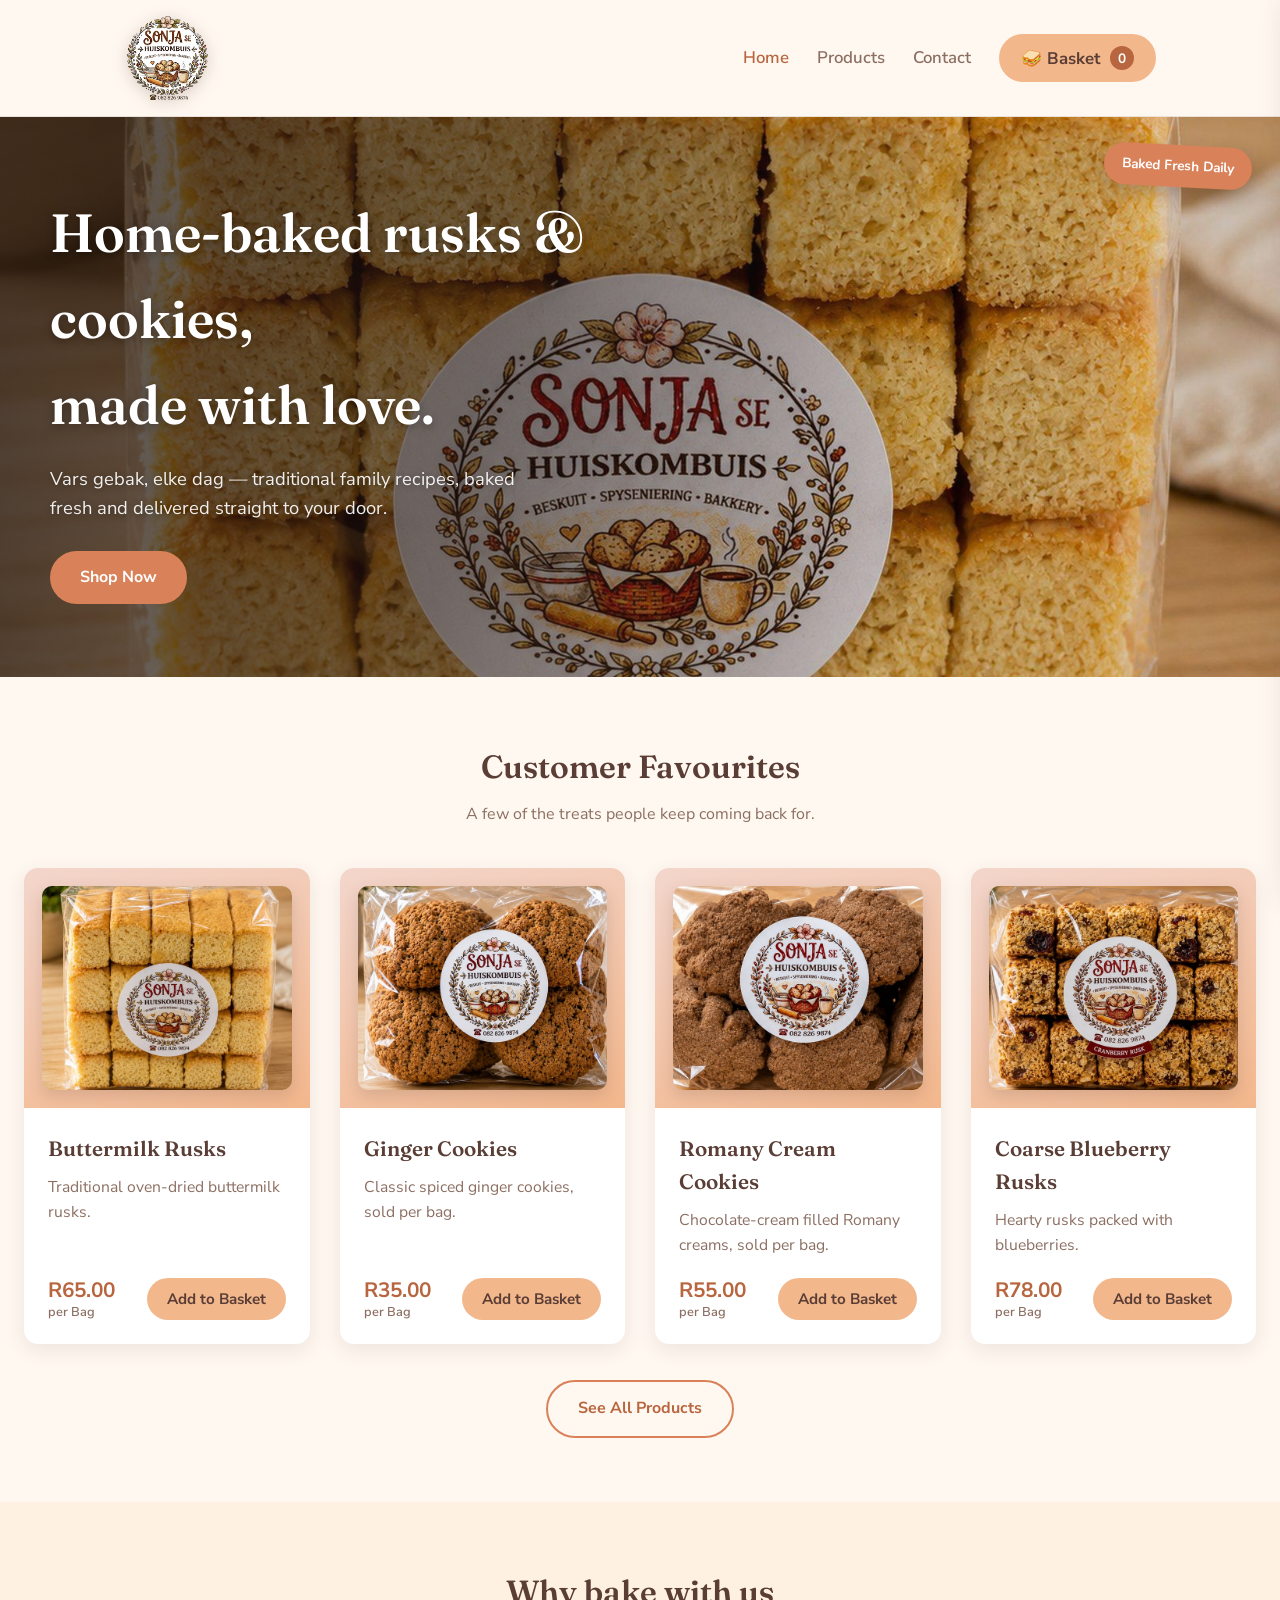
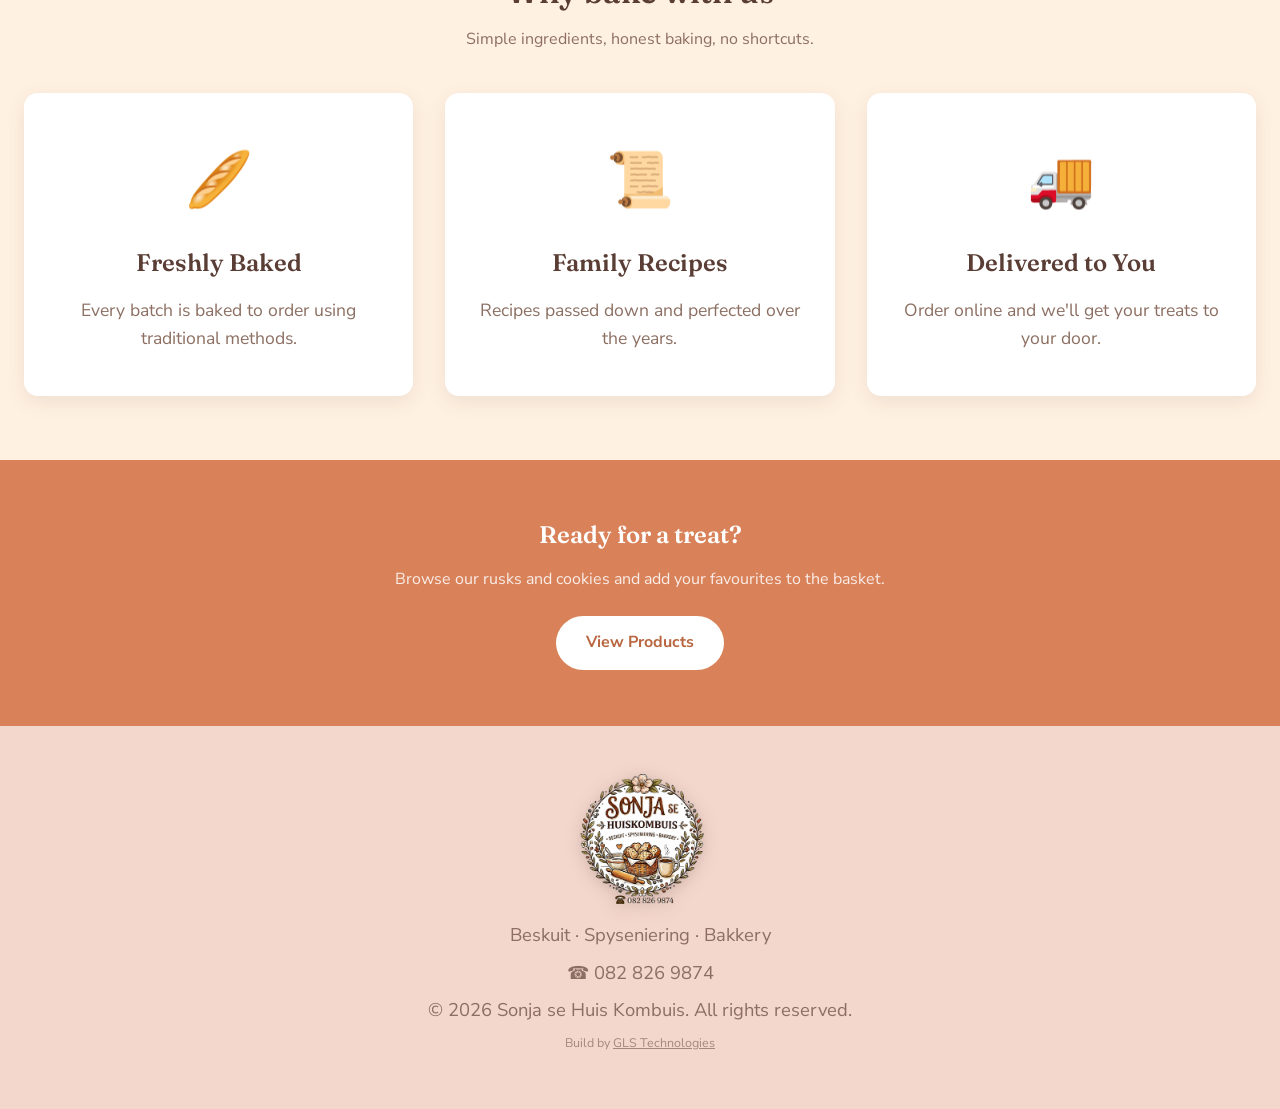
<file: index.html>
<!DOCTYPE html>
<html lang="en">
<head>
<meta charset="UTF-8">
<meta name="viewport" content="width=device-width, initial-scale=1.0">
<title>Sonja se Huis Kombuis | Home-baked Rusks &amp; Cookies</title>
<meta name="description" content="Sonja se Huis Kombuis bakes traditional rusks and cookies, made fresh and delivered to your door.">
<link rel="icon" type="image/png" href="assets/favicon-64.png">
<link rel="preconnect" href="https://fonts.googleapis.com">
<link href="https://fonts.googleapis.com/css2?family=Fraunces:wght@500;600;700&family=Nunito+Sans:wght@400;600;700;800&display=swap" rel="stylesheet">
<link rel="stylesheet" href="style.css">
</head>
<body>

<header>
  <div class="nav">
    <a href="index.html" class="brand"><img src="assets/logo-small.png" alt="" class="logo-img"><span class="sr-only">Sonja se Huis Kombuis</span></a>
    <div class="nav-right">
      <nav class="nav-links" id="nav-links">
        <a href="index.html" class="active">Home</a>
        <a href="products.html">Products</a>
        <a href="contact.html">Contact</a>
      </nav>
      <button class="basket-btn" onclick="toggleCart()">&#129386; Basket <span class="basket-count">0</span></button>
      <button class="nav-toggle" aria-label="Menu" onclick="toggleMobileNav()">&#9776;</button>
    </div>
  </div>
</header>

<section class="hero hero-photo">
  <span class="hero-badge hero-badge-photo">Baked Fresh Daily</span>
  <div class="hero-inner hero-inner-photo">
    <div class="hero-text">
      <h1>Home-baked rusks &amp; cookies,<br>made with love.</h1>
      <p>Vars gebak, elke dag — traditional family recipes, baked fresh and delivered straight to your door.</p>
      <a href="products.html" class="btn">Shop Now</a>
    </div>
  </div>
</section>

<section>
  <div class="section-title">
    <h2>Customer Favourites</h2>
    <p>A few of the treats people keep coming back for.</p>
  </div>
  <div class="product-grid" id="featured-grid"></div>
  <p style="text-align:center; margin-top:36px;"><a href="products.html" class="btn btn-outline">See All Products</a></p>
</section>

<section style="background:var(--cream-2);">
  <div class="section-title">
    <h2>Why bake with us</h2>
    <p>Simple ingredients, honest baking, no shortcuts.</p>
  </div>
  <div class="features">
    <div class="feature-card">
      <div class="icon">🥖</div>
      <h3>Freshly Baked</h3>
      <p>Every batch is baked to order using traditional methods.</p>
    </div>
    <div class="feature-card">
      <div class="icon">📜</div>
      <h3>Family Recipes</h3>
      <p>Recipes passed down and perfected over the years.</p>
    </div>
    <div class="feature-card">
      <div class="icon">🚚</div>
      <h3>Delivered to You</h3>
      <p>Order online and we'll get your treats to your door.</p>
    </div>
  </div>
</section>

<div class="cta-strip">
  <h2>Ready for a treat?</h2>
  <p>Browse our rusks and cookies and add your favourites to the basket.</p>
  <a href="products.html" class="btn">View Products</a>
</div>

<footer>
  <div class="brand" style="justify-content:center;"><img src="assets/logo-small.png" alt="Sonja se Huis Kombuis" class="logo-img"></div>
  <p>Beskuit &middot; Spyseniering &middot; Bakkery</p>
  <p>&#9742; <a href="tel:+27828269874">082 826 9874</a></p>
  <p>&copy; <span id="year"></span> Sonja se Huis Kombuis. All rights reserved.</p>
  <p class="credit">Build by <a href="https://gls-technologies.co.za/" target="_blank" rel="noopener">GLS Technologies</a></p>
</footer>

<div class="overlay" id="overlay" onclick="closeCart()"></div>
<aside class="cart-drawer" id="cart-drawer">
  <div class="cart-header">
    <h3>Your Basket</h3>
    <button class="cart-close" onclick="closeCart()">&times;</button>
  </div>
  <div class="cart-items" id="cart-items"></div>
  <div class="cart-footer">
    <div class="cart-total-row">
      <span>Total</span>
      <span id="cart-total">R0.00</span>
    </div>
    <a href="checkout.html" class="btn btn-block">Checkout</a>
  </div>
</aside>

<script src="cart.js"></script>
<script src="products.js"></script>
<script>document.getElementById('year').textContent = new Date().getFullYear();</script>
</body>
</html>
</file>
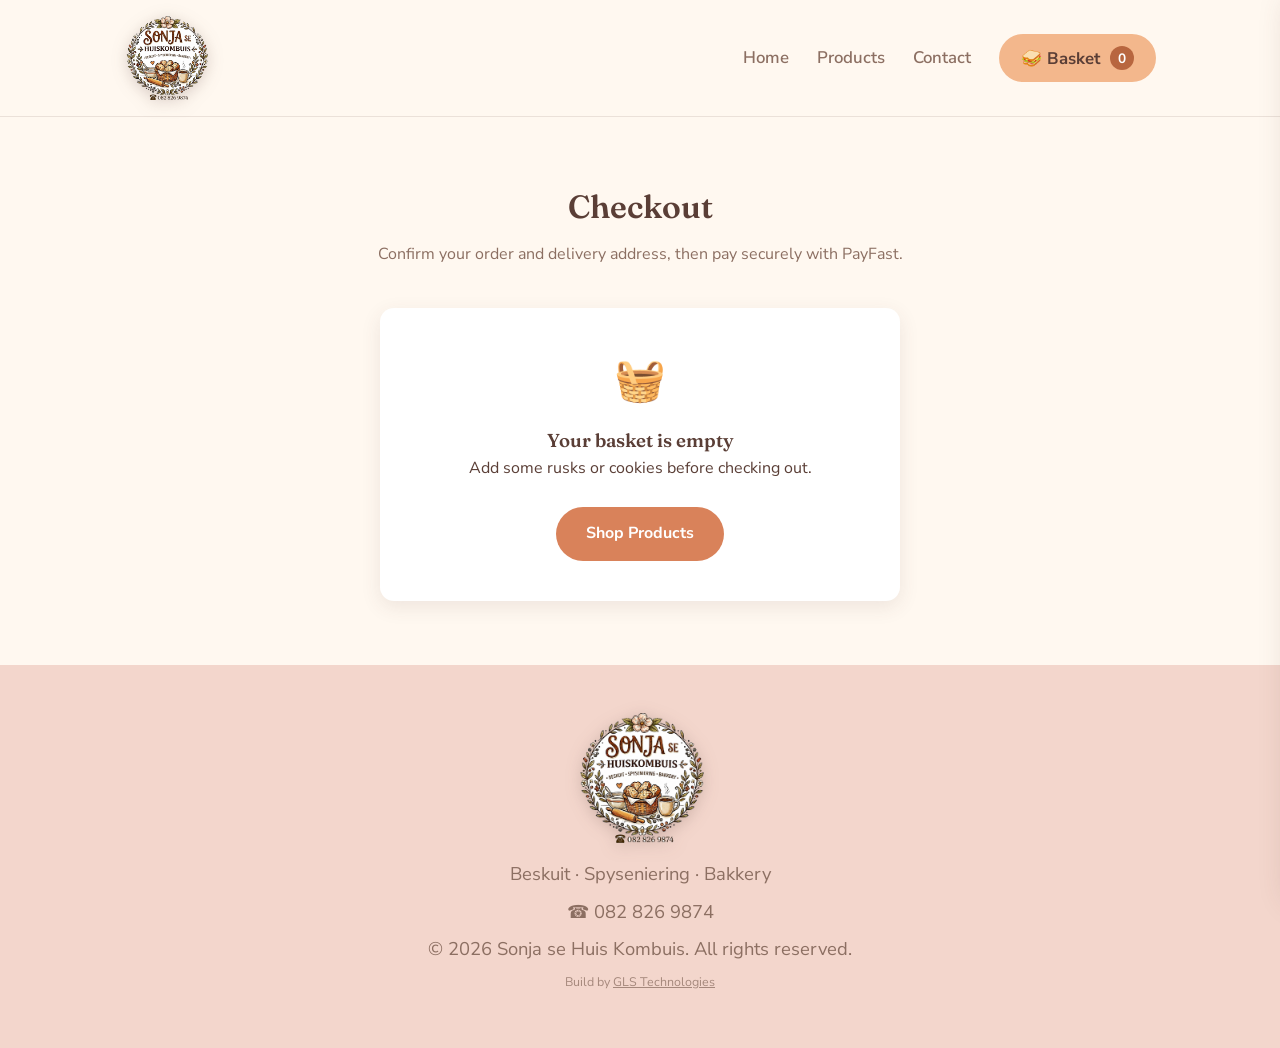
<file: checkout.html>
<!DOCTYPE html>
<html lang="en">
<head>
<meta charset="UTF-8">
<meta name="viewport" content="width=device-width, initial-scale=1.0">
<title>Checkout | Sonja se Huis Kombuis</title>
<meta name="description" content="Complete your order from Sonja se Huis Kombuis.">
<link rel="icon" type="image/png" href="assets/favicon-64.png">
<link rel="preconnect" href="https://fonts.googleapis.com">
<link href="https://fonts.googleapis.com/css2?family=Fraunces:wght@500;600;700&family=Nunito+Sans:wght@400;600;700;800&display=swap" rel="stylesheet">
<link rel="stylesheet" href="style.css">
</head>
<body>

<header>
  <div class="nav">
    <a href="index.html" class="brand"><img src="assets/logo-small.png" alt="" class="logo-img"><span class="sr-only">Sonja se Huis Kombuis</span></a>
    <div class="nav-right">
      <nav class="nav-links" id="nav-links">
        <a href="index.html">Home</a>
        <a href="products.html">Products</a>
        <a href="contact.html">Contact</a>
      </nav>
      <button class="basket-btn" onclick="toggleCart()">&#129386; Basket <span class="basket-count">0</span></button>
      <button class="nav-toggle" aria-label="Menu" onclick="toggleMobileNav()">&#9776;</button>
    </div>
  </div>
</header>

<section>
  <div class="section-title">
    <h2>Checkout</h2>
    <p>Confirm your order and delivery address, then pay securely with PayFast.</p>
  </div>

  <div id="checkout-empty" class="confirmation" style="display:none;">
    <div class="icon">🧺</div>
    <h3>Your basket is empty</h3>
    <p>Add some rusks or cookies before checking out.</p>
    <br>
    <a href="products.html" class="btn">Shop Products</a>
  </div>

  <div id="checkout-success" class="confirmation" style="display:none;">
    <div class="icon">✅</div>
    <h3>Thank you for your order!</h3>
    <p>Paid via PayFast. We'll confirm your order and get your treats baked and on the way.</p>
    <br>
    <a href="#" id="whatsapp-order-btn" class="btn" style="background:#25D366;" target="_blank" rel="noopener">Send Order to WhatsApp</a>
    <br><br>
    <a href="products.html" class="btn btn-outline">Continue Shopping</a>
  </div>

  <div id="checkout-cancelled" class="confirmation" style="display:none;">
    <div class="icon">⚠️</div>
    <h3>Payment cancelled</h3>
    <p>No problem — your basket has been saved. You can try checking out again whenever you're ready.</p>
    <br>
    <a href="checkout.html" class="btn">Back to Checkout</a>
  </div>

  <div id="checkout-unverified" class="confirmation" style="display:none;">
    <div class="icon">❓</div>
    <h3>We couldn't verify this order</h3>
    <p>This page didn't come from a completed PayFast checkout. If you did complete a payment, please contact us directly at <a href="tel:+27828269874">082 826 9874</a> so we can confirm it.</p>
    <br>
    <a href="products.html" class="btn">Back to Products</a>
  </div>

  <div id="checkout-main" class="checkout-layout">
    <div class="summary-card">
      <h3 style="margin-bottom:16px;">Order Summary</h3>
      <div id="summary-items"></div>
      <div class="summary-item">
        <span>Subtotal</span>
        <span id="summary-subtotal">R0.00</span>
      </div>
      <div class="summary-item">
        <span>Shipping</span>
        <span id="summary-shipping">R0.00</span>
      </div>
      <div class="summary-total">
        <span>Total</span>
        <span id="summary-total">R0.00</span>
      </div>
    </div>

    <form class="form-card" id="checkout-form" style="max-width:none;">
      <h3 style="margin-bottom:16px;">Delivery Details</h3>
      <div class="form-grid-2">
        <div class="form-row">
          <label for="first-name">First Name</label>
          <input type="text" id="first-name" required>
        </div>
        <div class="form-row">
          <label for="last-name">Last Name</label>
          <input type="text" id="last-name" required>
        </div>
      </div>
      <div class="form-row">
        <label for="checkout-email">Email</label>
        <input type="email" id="checkout-email" required>
      </div>
      <div class="form-row">
        <label for="checkout-phone">Phone</label>
        <input type="tel" id="checkout-phone" required>
      </div>
      <div class="form-row">
        <label for="street">Street Address</label>
        <input type="text" id="street" required>
      </div>
      <div class="form-grid-2">
        <div class="form-row">
          <label for="suburb">Suburb / Town</label>
          <input type="text" id="suburb" required>
        </div>
        <div class="form-row">
          <label for="postal-code">Postal Code</label>
          <input type="text" id="postal-code" required>
        </div>
      </div>
      <div class="form-row">
        <label for="province">Province</label>
        <select id="province" required>
          <option value="">Select a province</option>
          <option>Eastern Cape</option>
          <option>Free State</option>
          <option>Gauteng</option>
          <option>KwaZulu-Natal</option>
          <option>Limpopo</option>
          <option>Mpumalanga</option>
          <option>Northern Cape</option>
          <option>North West</option>
          <option>Western Cape</option>
        </select>
      </div>
      <div class="form-row">
        <label for="notes">Delivery Notes (optional)</label>
        <textarea id="notes" rows="3"></textarea>
      </div>

      <button type="submit" class="btn btn-block">Pay with PayFast</button>
      <div class="payfast-badge">🔒 Secure payment powered by PayFast</div>
      <p class="note">This site is currently connected to PayFast's sandbox for testing. Live payments will be enabled once real PayFast merchant details are added.</p>
    </form>
  </div>
</section>

<footer>
  <div class="brand" style="justify-content:center;"><img src="assets/logo-small.png" alt="Sonja se Huis Kombuis" class="logo-img"></div>
  <p>Beskuit &middot; Spyseniering &middot; Bakkery</p>
  <p>&#9742; <a href="tel:+27828269874">082 826 9874</a></p>
  <p>&copy; <span id="year"></span> Sonja se Huis Kombuis. All rights reserved.</p>
  <p class="credit">Build by <a href="https://gls-technologies.co.za/" target="_blank" rel="noopener">GLS Technologies</a></p>
</footer>

<div class="overlay" id="overlay" onclick="closeCart()"></div>
<aside class="cart-drawer" id="cart-drawer">
  <div class="cart-header">
    <h3>Your Basket</h3>
    <button class="cart-close" onclick="closeCart()">&times;</button>
  </div>
  <div class="cart-items" id="cart-items"></div>
  <div class="cart-footer">
    <div class="cart-total-row">
      <span>Total</span>
      <span id="cart-total">R0.00</span>
    </div>
    <a href="checkout.html" class="btn btn-block">Checkout</a>
  </div>
</aside>

<script src="cart.js"></script>
<script src="payfast.js"></script>
<script>
document.getElementById('year').textContent = new Date().getFullYear();

function renderSummary() {
  const cart = getCart();
  const itemsEl = document.getElementById('summary-items');
  const subtotalEl = document.getElementById('summary-subtotal');
  const shippingEl = document.getElementById('summary-shipping');
  const totalEl = document.getElementById('summary-total');
  itemsEl.innerHTML = cart.map(item => `
    <div class="summary-item">
      <span>${item.qty} × ${item.name}</span>
      <span>${formatR(item.price * item.qty)}</span>
    </div>
  `).join('');
  const subtotal = cartTotal(cart);
  subtotalEl.textContent = formatR(subtotal);
  shippingEl.textContent = formatR(SHIPPING_FEE);
  totalEl.textContent = formatR(subtotal + SHIPPING_FEE);
}

function showState(state) {
  document.getElementById('checkout-empty').style.display = state === 'empty' ? 'block' : 'none';
  document.getElementById('checkout-success').style.display = state === 'success' ? 'block' : 'none';
  document.getElementById('checkout-cancelled').style.display = state === 'cancelled' ? 'block' : 'none';
  document.getElementById('checkout-unverified').style.display = state === 'unverified' ? 'block' : 'none';
  document.getElementById('checkout-main').style.display = state === 'main' ? 'grid' : 'none';
}

const params = new URLSearchParams(location.search);
const status = params.get('status');

if (status === 'success' && isPendingPaymentValid(params.get('pid'))) {
  showState('success');
  const waLink = getWhatsAppOrderLink();
  const waBtn = document.getElementById('whatsapp-order-btn');
  if (waLink && waBtn) waBtn.href = waLink;
  clearPendingPayment();
  localStorage.removeItem(CART_KEY);
  renderCartDrawer();
} else if (status === 'success') {
  showState('unverified');
} else if (status === 'cancelled') {
  showState('cancelled');
} else if (getCart().length === 0) {
  showState('empty');
} else {
  showState('main');
  renderSummary();
}

document.getElementById('checkout-form')?.addEventListener('submit', function (e) {
  e.preventDefault();
  const cart = getCart();
  if (cart.length === 0) return;

  const details = {
    firstName: document.getElementById('first-name').value,
    lastName: document.getElementById('last-name').value,
    email: document.getElementById('checkout-email').value,
    phone: document.getElementById('checkout-phone').value,
    street: document.getElementById('street').value,
    suburb: document.getElementById('suburb').value,
    postalCode: document.getElementById('postal-code').value,
    province: document.getElementById('province').value,
    notes: document.getElementById('notes').value,
  };

  submitToPayfast(cart, details);
});
</script>
</body>
</html>
</file>
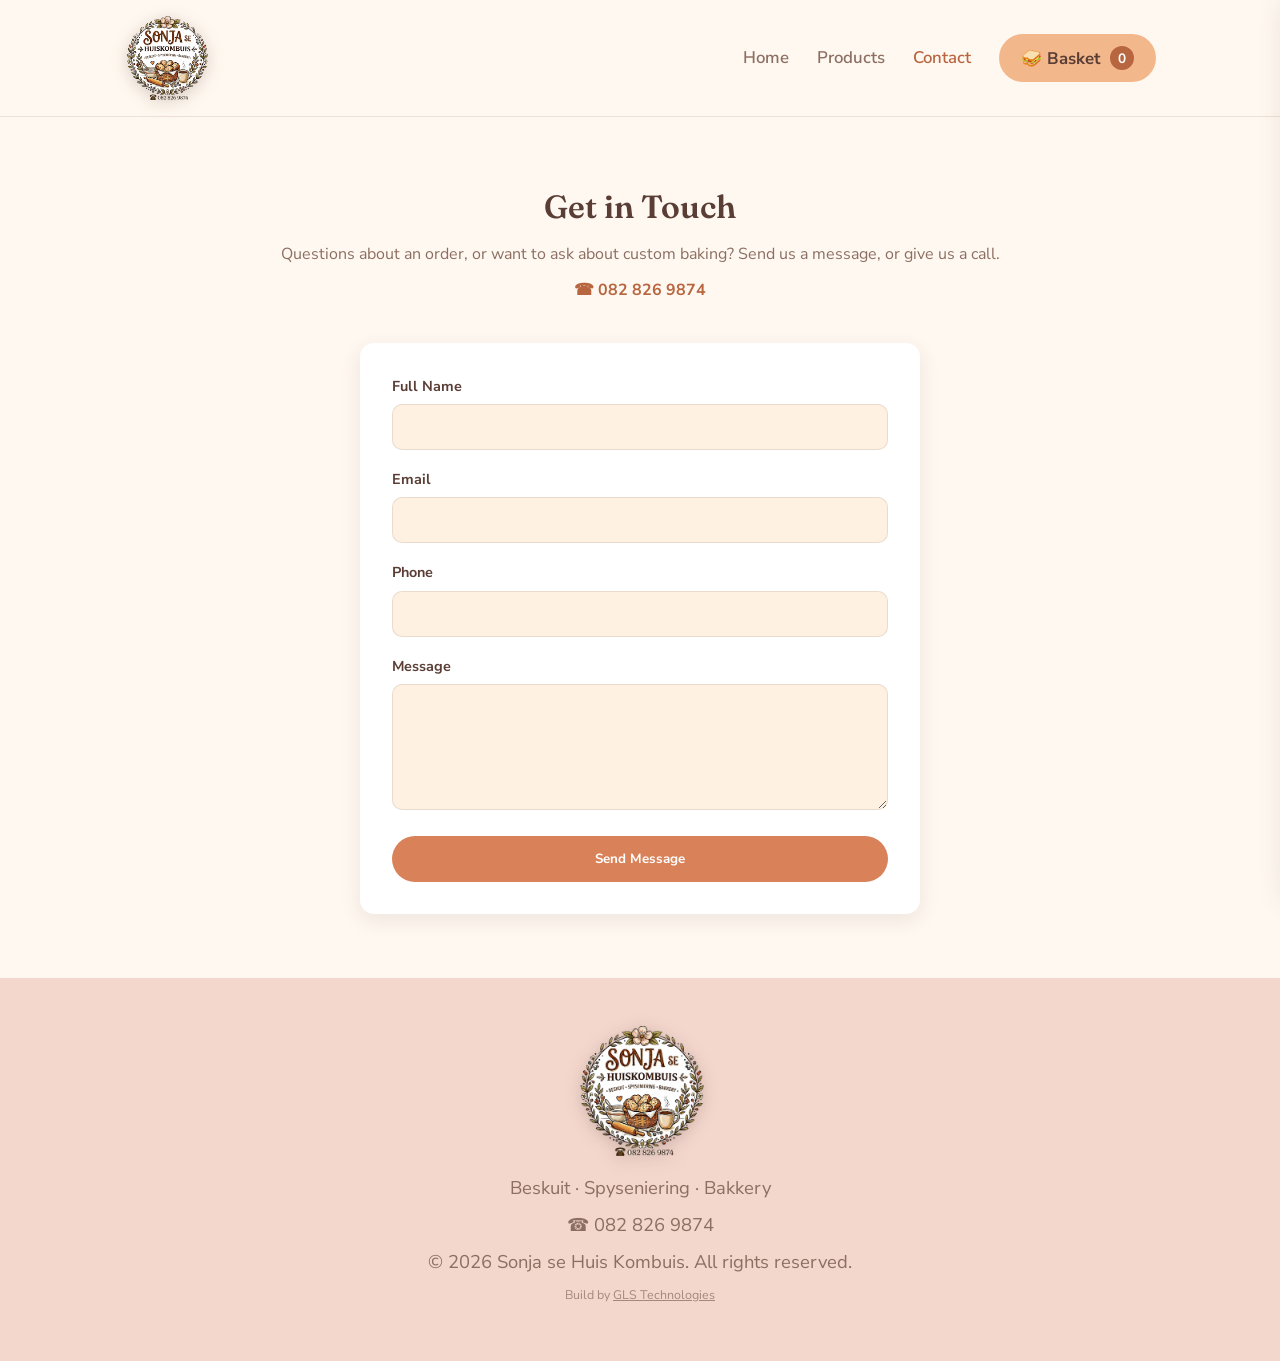
<file: contact.html>
<!DOCTYPE html>
<html lang="en">
<head>
<meta charset="UTF-8">
<meta name="viewport" content="width=device-width, initial-scale=1.0">
<title>Contact | Sonja se Huis Kombuis</title>
<meta name="description" content="Get in touch with Sonja se Huis Kombuis.">
<link rel="icon" type="image/png" href="assets/favicon-64.png">
<link rel="preconnect" href="https://fonts.googleapis.com">
<link href="https://fonts.googleapis.com/css2?family=Fraunces:wght@500;600;700&family=Nunito+Sans:wght@400;600;700;800&display=swap" rel="stylesheet">
<link rel="stylesheet" href="style.css">
</head>
<body>

<header>
  <div class="nav">
    <a href="index.html" class="brand"><img src="assets/logo-small.png" alt="" class="logo-img"><span class="sr-only">Sonja se Huis Kombuis</span></a>
    <div class="nav-right">
      <nav class="nav-links" id="nav-links">
        <a href="index.html">Home</a>
        <a href="products.html">Products</a>
        <a href="contact.html" class="active">Contact</a>
      </nav>
      <button class="basket-btn" onclick="toggleCart()">&#129386; Basket <span class="basket-count">0</span></button>
      <button class="nav-toggle" aria-label="Menu" onclick="toggleMobileNav()">&#9776;</button>
    </div>
  </div>
</header>

<section>
  <div class="section-title">
    <h2>Get in Touch</h2>
    <p>Questions about an order, or want to ask about custom baking? Send us a message, or give us a call.</p>
    <p style="margin-top:10px;font-weight:700;"><a href="tel:+27828269874" style="color:var(--terracotta-dark);">&#9742; 082 826 9874</a></p>
  </div>

  <form class="form-card" id="contact-form">
    <div class="form-row">
      <label for="name">Full Name</label>
      <input type="text" id="name" required>
    </div>
    <div class="form-row">
      <label for="email">Email</label>
      <input type="email" id="email" required>
    </div>
    <div class="form-row">
      <label for="phone">Phone</label>
      <input type="tel" id="phone">
    </div>
    <div class="form-row">
      <label for="message">Message</label>
      <textarea id="message" rows="5" required></textarea>
    </div>
    <button type="submit" class="btn btn-block">Send Message</button>
  </form>

  <div class="confirmation" id="contact-confirmation" style="display:none;">
    <div class="icon">💌</div>
    <h3>Thank you!</h3>
    <p>Your message has been received. We'll get back to you as soon as possible.</p>
  </div>
</section>

<footer>
  <div class="brand" style="justify-content:center;"><img src="assets/logo-small.png" alt="Sonja se Huis Kombuis" class="logo-img"></div>
  <p>Beskuit &middot; Spyseniering &middot; Bakkery</p>
  <p>&#9742; <a href="tel:+27828269874">082 826 9874</a></p>
  <p>&copy; <span id="year"></span> Sonja se Huis Kombuis. All rights reserved.</p>
  <p class="credit">Build by <a href="https://gls-technologies.co.za/" target="_blank" rel="noopener">GLS Technologies</a></p>
</footer>

<div class="overlay" id="overlay" onclick="closeCart()"></div>
<aside class="cart-drawer" id="cart-drawer">
  <div class="cart-header">
    <h3>Your Basket</h3>
    <button class="cart-close" onclick="closeCart()">&times;</button>
  </div>
  <div class="cart-items" id="cart-items"></div>
  <div class="cart-footer">
    <div class="cart-total-row">
      <span>Total</span>
      <span id="cart-total">R0.00</span>
    </div>
    <a href="checkout.html" class="btn btn-block">Checkout</a>
  </div>
</aside>

<script src="cart.js"></script>
<script>
document.getElementById('year').textContent = new Date().getFullYear();

document.getElementById('contact-form').addEventListener('submit', function (e) {
  e.preventDefault();
  this.style.display = 'none';
  document.getElementById('contact-confirmation').style.display = 'block';
});
</script>
</body>
</html>
</file>
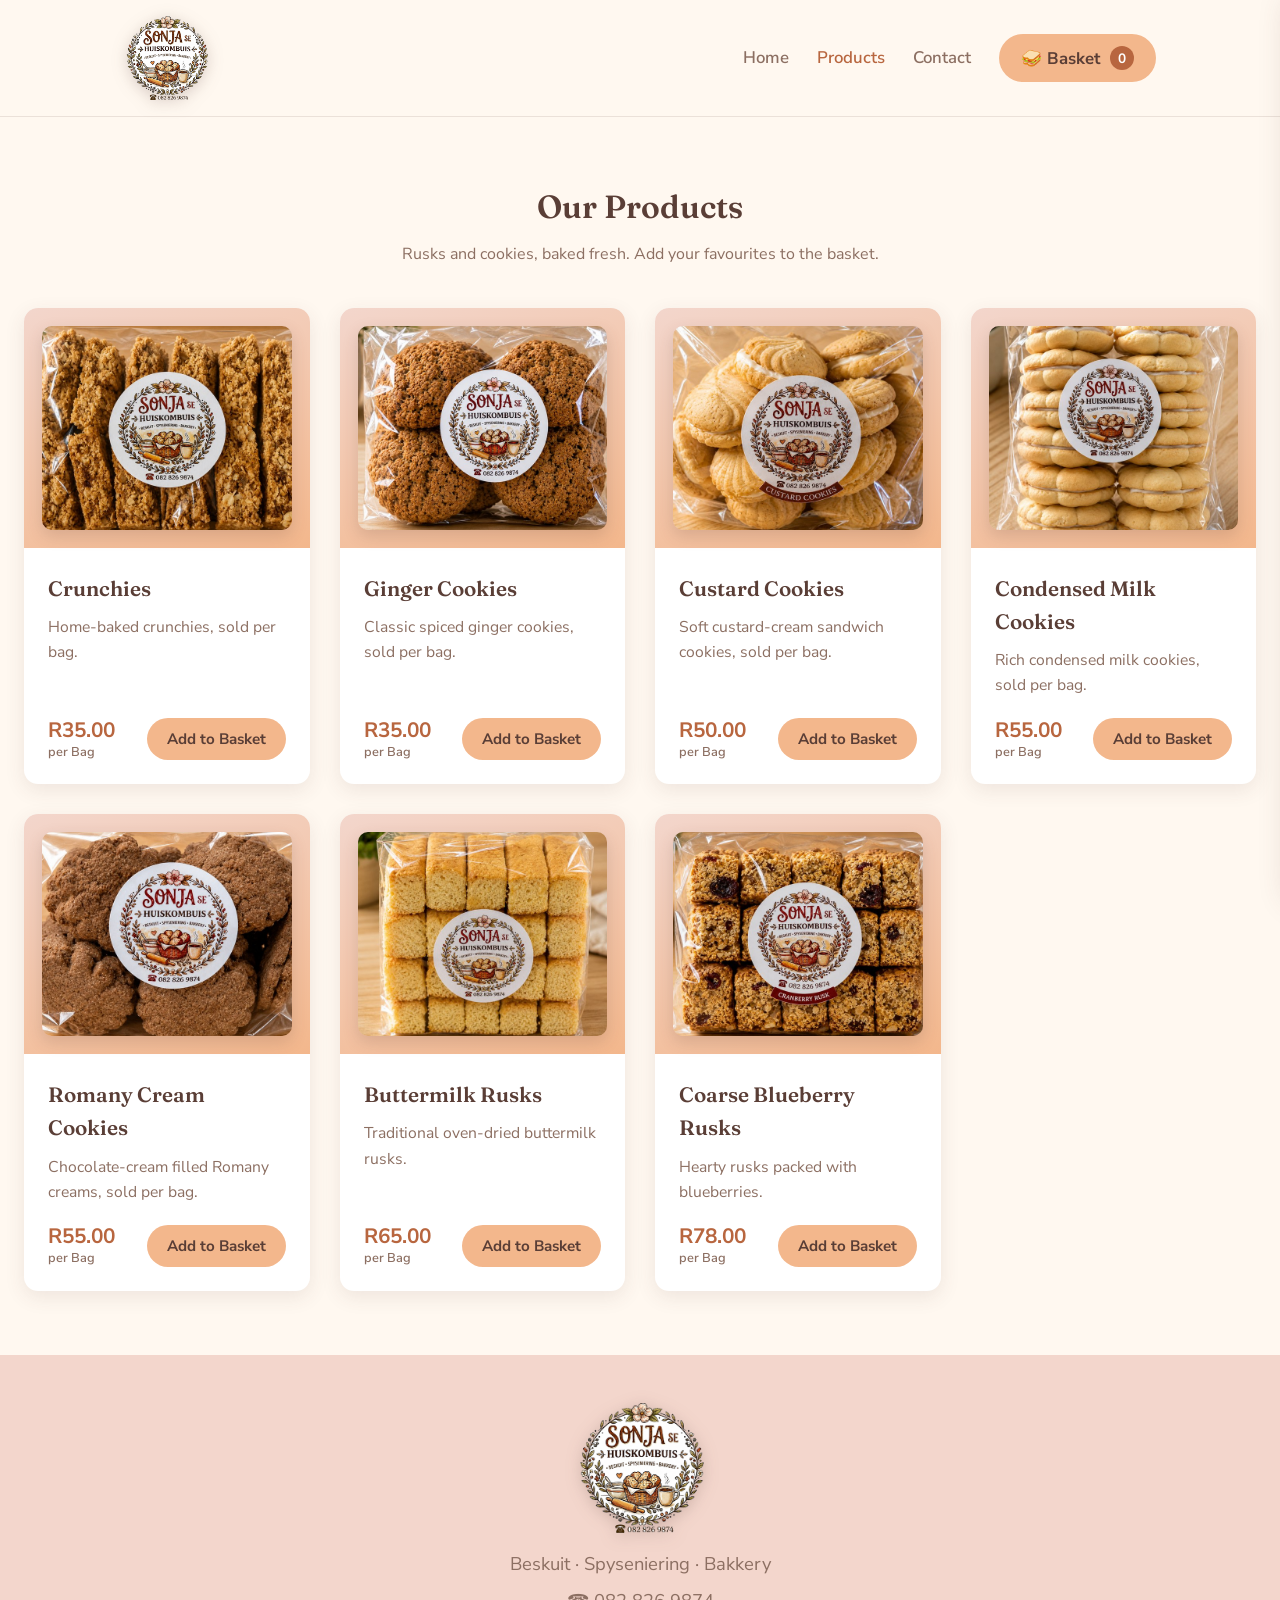
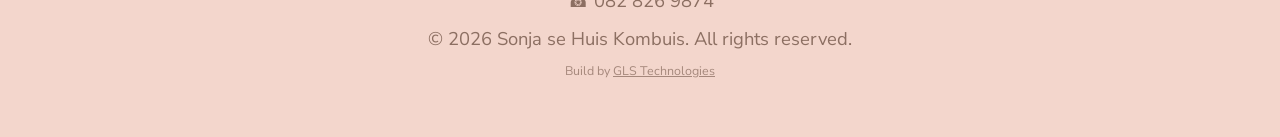
<file: products.html>
<!DOCTYPE html>
<html lang="en">
<head>
<meta charset="UTF-8">
<meta name="viewport" content="width=device-width, initial-scale=1.0">
<title>Products | Sonja se Huis Kombuis</title>
<meta name="description" content="Shop home-baked rusks and cookies from Sonja se Huis Kombuis.">
<link rel="icon" type="image/png" href="assets/favicon-64.png">
<link rel="preconnect" href="https://fonts.googleapis.com">
<link href="https://fonts.googleapis.com/css2?family=Fraunces:wght@500;600;700&family=Nunito+Sans:wght@400;600;700;800&display=swap" rel="stylesheet">
<link rel="stylesheet" href="style.css">
</head>
<body>

<header>
  <div class="nav">
    <a href="index.html" class="brand"><img src="assets/logo-small.png" alt="" class="logo-img"><span class="sr-only">Sonja se Huis Kombuis</span></a>
    <div class="nav-right">
      <nav class="nav-links" id="nav-links">
        <a href="index.html">Home</a>
        <a href="products.html" class="active">Products</a>
        <a href="contact.html">Contact</a>
      </nav>
      <button class="basket-btn" onclick="toggleCart()">&#129386; Basket <span class="basket-count">0</span></button>
      <button class="nav-toggle" aria-label="Menu" onclick="toggleMobileNav()">&#9776;</button>
    </div>
  </div>
</header>

<section>
  <div class="section-title">
    <h2>Our Products</h2>
    <p>Rusks and cookies, baked fresh. Add your favourites to the basket.</p>
  </div>
  <div class="product-grid" id="product-grid"></div>
</section>

<footer>
  <div class="brand" style="justify-content:center;"><img src="assets/logo-small.png" alt="Sonja se Huis Kombuis" class="logo-img"></div>
  <p>Beskuit &middot; Spyseniering &middot; Bakkery</p>
  <p>&#9742; <a href="tel:+27828269874">082 826 9874</a></p>
  <p>&copy; <span id="year"></span> Sonja se Huis Kombuis. All rights reserved.</p>
  <p class="credit">Build by <a href="https://gls-technologies.co.za/" target="_blank" rel="noopener">GLS Technologies</a></p>
</footer>

<div class="overlay" id="overlay" onclick="closeCart()"></div>
<aside class="cart-drawer" id="cart-drawer">
  <div class="cart-header">
    <h3>Your Basket</h3>
    <button class="cart-close" onclick="closeCart()">&times;</button>
  </div>
  <div class="cart-items" id="cart-items"></div>
  <div class="cart-footer">
    <div class="cart-total-row">
      <span>Total</span>
      <span id="cart-total">R0.00</span>
    </div>
    <a href="checkout.html" class="btn btn-block">Checkout</a>
  </div>
</aside>

<script src="cart.js"></script>
<script src="products.js"></script>
<script>document.getElementById('year').textContent = new Date().getFullYear();</script>
</body>
</html>
</file>
<file: style.css>
/* ===== Sonja se Huis Kombuis — shared styles ===== */

:root {
  --cream:      #FFF8F0;
  --cream-2:    #FFF1E1;
  --blush:      #F3D6CC;
  --peach:      #F3B78C;
  --terracotta: #D9825A;
  --terracotta-dark: #B8663F;
  --brown:      #5A3E36;
  --brown-light:#8C6F62;
  --white:      #FFFFFF;
  --line:       rgba(90,62,54,0.12);
  --radius:     14px;
  --shadow:     0 6px 20px rgba(90,62,54,0.10);
}

* { box-sizing: border-box; margin: 0; padding: 0; }

html { scroll-behavior: smooth; }

body {
  font-family: 'Nunito Sans', sans-serif;
  background: var(--cream);
  color: var(--brown);
  line-height: 1.6;
}

h1, h2, h3, .brand {
  font-family: 'Fraunces', serif;
  font-weight: 600;
  color: var(--brown);
}

a { color: inherit; text-decoration: none; }
img { max-width: 100%; display: block; }
button { font-family: inherit; cursor: pointer; border: none; }

.container {
  max-width: 1080px;
  margin: 0 auto;
  padding: 0 24px;
}

/* ===== Header ===== */
header {
  position: sticky;
  top: 0;
  z-index: 50;
  background: var(--cream);
  border-bottom: 1px solid var(--line);
}

.nav {
  display: flex;
  align-items: center;
  justify-content: space-between;
  padding: 16px 24px;
  max-width: 1080px;
  margin: 0 auto;
  position: relative;
}

.nav-right {
  display: flex;
  align-items: center;
  gap: 28px;
}

.brand {
  font-size: 1.4rem;
  letter-spacing: 0.3px;
}

.brand span {
  color: var(--terracotta);
}

.brand {
  display: flex;
  align-items: center;
  gap: 10px;
}

.logo-img {
  height: 84px;
  width: 84px;
  object-fit: contain;
  flex-shrink: 0;
  filter: drop-shadow(0 3px 8px rgba(90,62,54,0.25));
}

footer .logo-img {
  height: 130px;
  width: 130px;
}

.sr-only {
  position: absolute;
  width: 1px;
  height: 1px;
  overflow: hidden;
  clip: rect(0,0,0,0);
  white-space: nowrap;
}

.nav-links {
  display: flex;
  align-items: center;
  gap: 28px;
}

.nav-links a {
  font-weight: 600;
  font-size: 1.05rem;
  color: var(--brown-light);
  transition: color 0.2s ease;
}

.nav-links a:hover,
.nav-links a.active {
  color: var(--terracotta-dark);
}

.basket-btn {
  position: relative;
  background: var(--peach);
  color: var(--brown);
  padding: 12px 22px;
  border-radius: 999px;
  font-weight: 700;
  font-size: 1.05rem;
  display: flex;
  align-items: center;
  gap: 10px;
  transition: background 0.2s ease;
}

.basket-btn:hover { background: var(--terracotta); color: var(--white); }

.basket-count {
  background: var(--terracotta-dark);
  color: var(--white);
  font-size: 0.85rem;
  min-width: 24px;
  height: 24px;
  border-radius: 999px;
  display: flex;
  align-items: center;
  justify-content: center;
  padding: 0 8px;
}

.nav-toggle {
  display: none;
  background: none;
  font-size: 1.8rem;
  line-height: 1;
  color: var(--brown);
  padding: 4px;
}

/* ===== Hero ===== */
.hero {
  background: linear-gradient(160deg, var(--blush), var(--cream-2));
  padding: 64px 24px;
}

.hero-inner {
  max-width: 1180px;
  margin: 0 auto;
}

.hero-text { text-align: left; }

.hero h1 {
  font-size: clamp(2rem, 4.2vw, 3.4rem);
  margin-bottom: 16px;
}

.hero p {
  color: var(--brown-light);
  font-size: 1.15rem;
  max-width: 480px;
  margin: 0 0 28px;
}

.hero-photo {
  position: relative;
  min-height: 560px;
  display: flex;
  align-items: center;
  background-image:
    linear-gradient(100deg, rgba(28,18,14,0.78) 0%, rgba(28,18,14,0.55) 38%, rgba(28,18,14,0.12) 70%),
    url('assets/hero-bg.jpg');
  background-size: cover, cover;
  background-position: center, center;
  background-repeat: no-repeat, no-repeat;
}

.hero-inner-photo { width: 100%; }

.hero-photo .hero-text { max-width: 560px; }
.hero-photo h1 { color: var(--white); text-shadow: 0 2px 10px rgba(0,0,0,0.35); }
.hero-photo p { color: rgba(255,255,255,0.92); text-shadow: 0 1px 6px rgba(0,0,0,0.35); }

.hero-badge-photo {
  position: absolute;
  top: 28px;
  right: 28px;
  transform: rotate(3deg);
}

.hero-badge {
  background: var(--terracotta);
  color: var(--white);
  font-weight: 700;
  font-size: 0.85rem;
  padding: 10px 18px;
  border-radius: 999px;
  box-shadow: 0 8px 18px rgba(90,62,54,0.3);
}

@media (max-width: 860px) {
  .hero-photo {
    min-height: 460px;
    background-image:
      linear-gradient(180deg, rgba(20,13,10,0.68) 0%, rgba(20,13,10,0.5) 45%, rgba(20,13,10,0.72) 100%),
      url('assets/hero-bg.jpg');
    background-position: center, 20% center;
  }
  .hero-text { text-align: left; margin: 0; }
  .hero-photo .hero-text { max-width: 100%; }
  .hero p { margin: 0 0 28px; }
}

.btn {
  display: inline-block;
  background: var(--terracotta);
  color: var(--white);
  padding: 14px 30px;
  border-radius: 999px;
  font-weight: 700;
  transition: background 0.2s ease, transform 0.2s ease;
}

.btn:hover { background: var(--terracotta-dark); transform: translateY(-1px); }

.btn-outline {
  background: transparent;
  border: 2px solid var(--terracotta);
  color: var(--terracotta-dark);
}

.btn-outline:hover { background: var(--terracotta); color: var(--white); }

.btn-block { width: 100%; text-align: center; }

/* ===== Sections ===== */
section { padding: 64px 24px; }

.section-title {
  text-align: center;
  margin-bottom: 40px;
}

.section-title h2 { font-size: 2rem; margin-bottom: 10px; }
.section-title p { color: var(--brown-light); }

.features {
  display: grid;
  grid-template-columns: repeat(3, 1fr);
  gap: 32px;
  max-width: 1240px;
  margin: 0 auto;
}

.feature-card {
  background: var(--white);
  border-radius: var(--radius);
  padding: 44px 32px;
  text-align: center;
  box-shadow: var(--shadow);
}

.feature-card .icon {
  font-size: 3.4rem;
  margin-bottom: 20px;
}

.feature-card h3 { font-size: 1.5rem; margin-bottom: 14px; }
.feature-card p { color: var(--brown-light); font-size: 1.1rem; }

.cta-strip {
  background: var(--terracotta);
  color: var(--white);
  text-align: center;
  padding: 56px 24px;
}

.cta-strip h2 { color: var(--white); margin-bottom: 12px; }
.cta-strip p { color: rgba(255,255,255,0.85); margin-bottom: 24px; }
.cta-strip .btn { background: var(--white); color: var(--terracotta-dark); }
.cta-strip .btn:hover { background: var(--cream); }

/* ===== Products ===== */
.product-grid {
  display: grid;
  grid-template-columns: repeat(auto-fit, minmax(280px, 1fr));
  gap: 30px;
  max-width: 1240px;
  margin: 0 auto;
}

.product-card {
  background: var(--white);
  border-radius: var(--radius);
  box-shadow: var(--shadow);
  overflow: hidden;
  display: flex;
  flex-direction: column;
  transition: transform 0.25s ease, box-shadow 0.25s ease;
}

.product-card:hover {
  transform: translateY(-6px);
  box-shadow: 0 16px 32px rgba(90,62,54,0.18);
}

.product-thumb {
  height: 240px;
  display: flex;
  align-items: center;
  justify-content: center;
  font-size: 4.5rem;
  background: linear-gradient(160deg, var(--blush), var(--peach));
  padding: 18px;
}

.product-thumb img {
  width: 100%;
  height: 100%;
  object-fit: cover;
  border-radius: 10px;
  box-shadow: 0 6px 16px rgba(90,62,54,0.18);
}

.product-body { padding: 24px; display: flex; flex-direction: column; gap: 10px; flex: 1; }
.product-body h3 { font-size: 1.3rem; }
.product-body p { color: var(--brown-light); font-size: 0.98rem; flex: 1; }

.product-footer {
  display: flex;
  align-items: flex-end;
  justify-content: space-between;
  margin-top: 8px;
}

.price-wrap {
  display: flex;
  flex-direction: column;
  line-height: 1.3;
}

.price { font-weight: 700; color: var(--terracotta-dark); font-size: 1.3rem; }
.unit { font-weight: 600; color: var(--brown-light); font-size: 0.8rem; white-space: nowrap; }

.add-btn {
  background: var(--peach);
  color: var(--brown);
  padding: 11px 20px;
  border-radius: 999px;
  font-weight: 700;
  font-size: 0.95rem;
  transition: background 0.2s ease;
}

.add-btn:hover { background: var(--terracotta); color: var(--white); }

/* ===== Cart Drawer ===== */
.overlay {
  position: fixed;
  inset: 0;
  background: rgba(90,62,54,0.35);
  opacity: 0;
  pointer-events: none;
  transition: opacity 0.25s ease;
  z-index: 90;
}

.overlay.open { opacity: 1; pointer-events: auto; }

.cart-drawer {
  position: fixed;
  top: 0;
  right: -380px;
  width: 360px;
  max-width: 90vw;
  height: 100%;
  background: var(--cream);
  box-shadow: -10px 0 30px rgba(90,62,54,0.2);
  z-index: 100;
  display: flex;
  flex-direction: column;
  transition: right 0.3s ease;
}

.cart-drawer.open { right: 0; }

.cart-header {
  display: flex;
  align-items: center;
  justify-content: space-between;
  padding: 20px;
  border-bottom: 1px solid var(--line);
}

.cart-header h3 { font-size: 1.2rem; }

.cart-close {
  background: none;
  font-size: 1.4rem;
  color: var(--brown-light);
}

.cart-items {
  flex: 1;
  overflow-y: auto;
  padding: 16px 20px;
  display: flex;
  flex-direction: column;
  gap: 16px;
}

.cart-empty { color: var(--brown-light); text-align: center; margin-top: 40px; }

.cart-item {
  display: flex;
  align-items: center;
  gap: 12px;
}

.cart-item .thumb {
  width: 44px;
  height: 44px;
  border-radius: 10px;
  background: var(--blush);
  display: flex;
  align-items: center;
  justify-content: center;
  font-size: 1.4rem;
  flex-shrink: 0;
}

.cart-item .info { flex: 1; }
.cart-item .info .name { font-weight: 700; font-size: 0.95rem; }
.cart-item .info .unit-price { color: var(--brown-light); font-size: 0.82rem; }

.qty-control {
  display: flex;
  align-items: center;
  gap: 8px;
}

.qty-control button {
  width: 26px;
  height: 26px;
  border-radius: 999px;
  background: var(--blush);
  color: var(--brown);
  font-weight: 700;
}

.remove-btn {
  color: var(--terracotta-dark);
  font-size: 0.8rem;
  font-weight: 700;
  margin-left: 8px;
}

.cart-footer {
  padding: 20px;
  border-top: 1px solid var(--line);
}

.cart-total-row {
  display: flex;
  justify-content: space-between;
  font-weight: 700;
  font-size: 1.05rem;
  margin-bottom: 14px;
}

/* ===== Forms ===== */
.form-card {
  background: var(--white);
  border-radius: var(--radius);
  box-shadow: var(--shadow);
  padding: 32px;
  max-width: 560px;
  margin: 0 auto;
}

.form-row { margin-bottom: 18px; }
.form-row label { display: block; font-weight: 700; margin-bottom: 6px; font-size: 0.9rem; }

.form-row input,
.form-row textarea,
.form-row select {
  width: 100%;
  padding: 12px 14px;
  border-radius: 10px;
  border: 1px solid var(--line);
  background: var(--cream-2);
  font-family: inherit;
  font-size: 0.95rem;
  color: var(--brown);
}

.form-row input:focus,
.form-row textarea:focus,
.form-row select:focus {
  outline: 2px solid var(--peach);
}

.form-grid-2 {
  display: grid;
  grid-template-columns: 1fr 1fr;
  gap: 16px;
}

.confirmation {
  background: var(--white);
  border-radius: var(--radius);
  box-shadow: var(--shadow);
  padding: 40px;
  text-align: center;
  max-width: 520px;
  margin: 0 auto;
}

.confirmation .icon { font-size: 2.6rem; margin-bottom: 12px; }

/* ===== Checkout summary ===== */
.checkout-layout {
  display: grid;
  grid-template-columns: 1.1fr 0.9fr;
  gap: 32px;
  max-width: 1080px;
  margin: 0 auto;
  align-items: start;
}

.summary-card {
  background: var(--white);
  border-radius: var(--radius);
  box-shadow: var(--shadow);
  padding: 24px;
}

.summary-item {
  display: flex;
  justify-content: space-between;
  padding: 10px 0;
  border-bottom: 1px solid var(--line);
  font-size: 0.92rem;
}

.summary-item:last-of-type { border-bottom: none; }

.summary-total {
  display: flex;
  justify-content: space-between;
  font-weight: 700;
  font-size: 1.1rem;
  margin-top: 14px;
  padding-top: 14px;
  border-top: 2px solid var(--blush);
}

.note {
  font-size: 0.82rem;
  color: var(--brown-light);
  margin-top: 14px;
}

.payfast-badge {
  display: flex;
  align-items: center;
  gap: 8px;
  background: var(--cream-2);
  border-radius: 10px;
  padding: 12px 14px;
  font-size: 0.85rem;
  color: var(--brown-light);
  margin-top: 16px;
}

/* ===== Footer ===== */
footer {
  background: var(--blush);
  padding: 48px 24px;
  text-align: center;
  color: var(--brown-light);
  font-size: 1.15rem;
}

footer p { margin-bottom: 8px; }

footer .brand { margin-bottom: 8px; display: inline-block; }

.credit { font-size: 0.78rem; opacity: 0.75; margin-top: 6px; }
.credit a { color: inherit; text-decoration: underline; }
.credit a:hover { color: var(--terracotta-dark); }

/* ===== Responsive ===== */
@media (max-width: 760px) {
  .nav-right { gap: 14px; }
  .basket-btn { padding: 12px 18px; font-size: 1rem; gap: 8px; }
  .basket-count { min-width: 24px; height: 24px; font-size: 0.85rem; }
  .nav-toggle { display: block; }

  .nav-links {
    display: none;
    flex-direction: column;
    align-items: stretch;
    gap: 0;
    position: absolute;
    top: 100%;
    left: 0;
    right: 0;
    background: var(--cream);
    border-bottom: 1px solid var(--line);
    box-shadow: 0 12px 20px rgba(90,62,54,0.12);
    padding: 8px 24px 16px;
  }

  .nav-links.open { display: flex; }

  .nav-links a {
    padding: 12px 0;
    border-bottom: 1px solid var(--line);
  }

  .nav-links a:last-child { border-bottom: none; }

  .features { grid-template-columns: 1fr; }
  .checkout-layout { grid-template-columns: 1fr; }
  .form-grid-2 { grid-template-columns: 1fr; }
}
</file>
